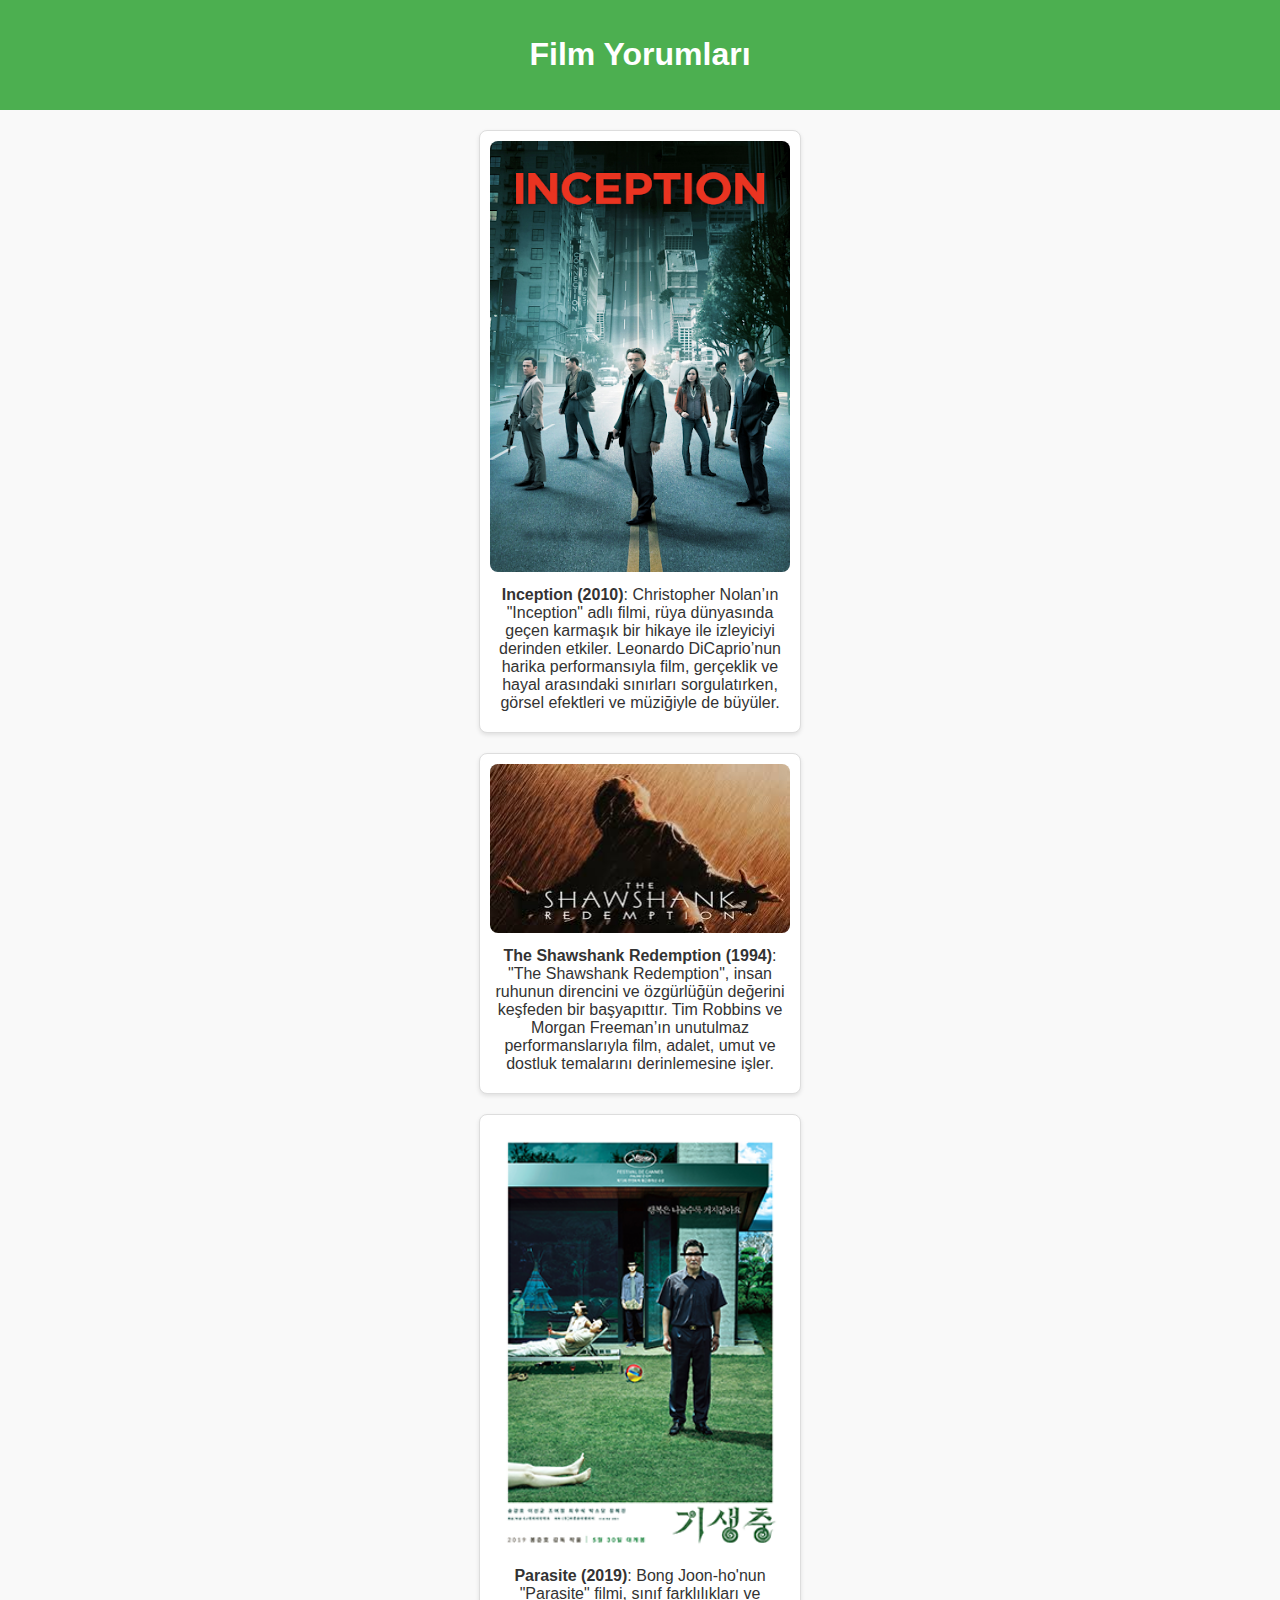
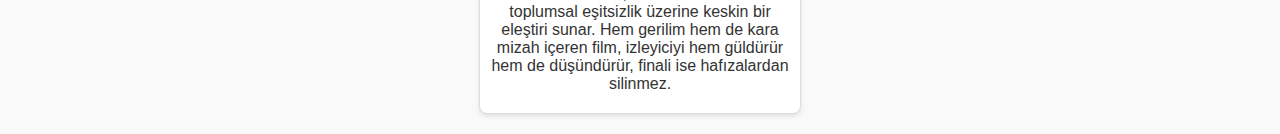
<file: film.html>
<!DOCTYPE html>
<html lang="en">
<head>
    <meta charset="UTF-8">
    <meta name="viewport" content="width=device-width, initial-scale=1.0">
    <title>Film Yorumları</title>
    <style>
        body {
            font-family: Arial, sans-serif;
            margin: 0;
            padding: 0;
            background-color: #f9f9f9;
            text-align: center;
        }

        header {
            background-color: #4CAF50;
            color: white;
            padding: 15px;
        }

        .reviews {
            display: flex;
            flex-direction: column;
            align-items: center;
            gap: 20px;
            margin: 20px;
        }

        .review {
            width: 300px;
            background-color: white;
            border: 1px solid #ddd;
            border-radius: 8px;
            box-shadow: 0 2px 4px rgba(0, 0, 0, 0.1);
            padding: 10px;
        }

        .review img {
            width: 100%;
            height: auto;
            border-radius: 8px;
        }

        .review p {
            margin: 10px 0;
            color: #333;
        }
    </style>
</head>
<body>

<header>
    <h1>Film Yorumları</h1>
</header>

<div class="reviews">
    <div class="review">
        <img src="film1.png" alt="Film 1">
        <p><strong>Inception (2010)</strong>: Christopher Nolan’ın "Inception" adlı filmi, rüya dünyasında geçen karmaşık bir hikaye ile izleyiciyi derinden etkiler. Leonardo DiCaprio’nun harika performansıyla film, gerçeklik ve hayal arasındaki sınırları sorgulatırken, görsel efektleri ve müziğiyle de büyüler.</p>
    </div>
    <div class="review">
        <img src="film2.jpg" alt="Film 2">
        <p><strong>The Shawshank Redemption (1994)</strong>: "The Shawshank Redemption", insan ruhunun direncini ve özgürlüğün değerini keşfeden bir başyapıttır. Tim Robbins ve Morgan Freeman’ın unutulmaz performanslarıyla film, adalet, umut ve dostluk temalarını derinlemesine işler.</p>
    </div>
    <div class="review">
        <img src="film3.jpg" alt="Film 3">
        <p><strong>Parasite (2019)</strong>: Bong Joon-ho'nun "Parasite" filmi, sınıf farklılıkları ve toplumsal eşitsizlik üzerine keskin bir eleştiri sunar. Hem gerilim hem de kara mizah içeren film, izleyiciyi hem güldürür hem de düşündürür, finali ise hafızalardan silinmez.</p>
    </div>
</div>

</body>
</html>
</file>
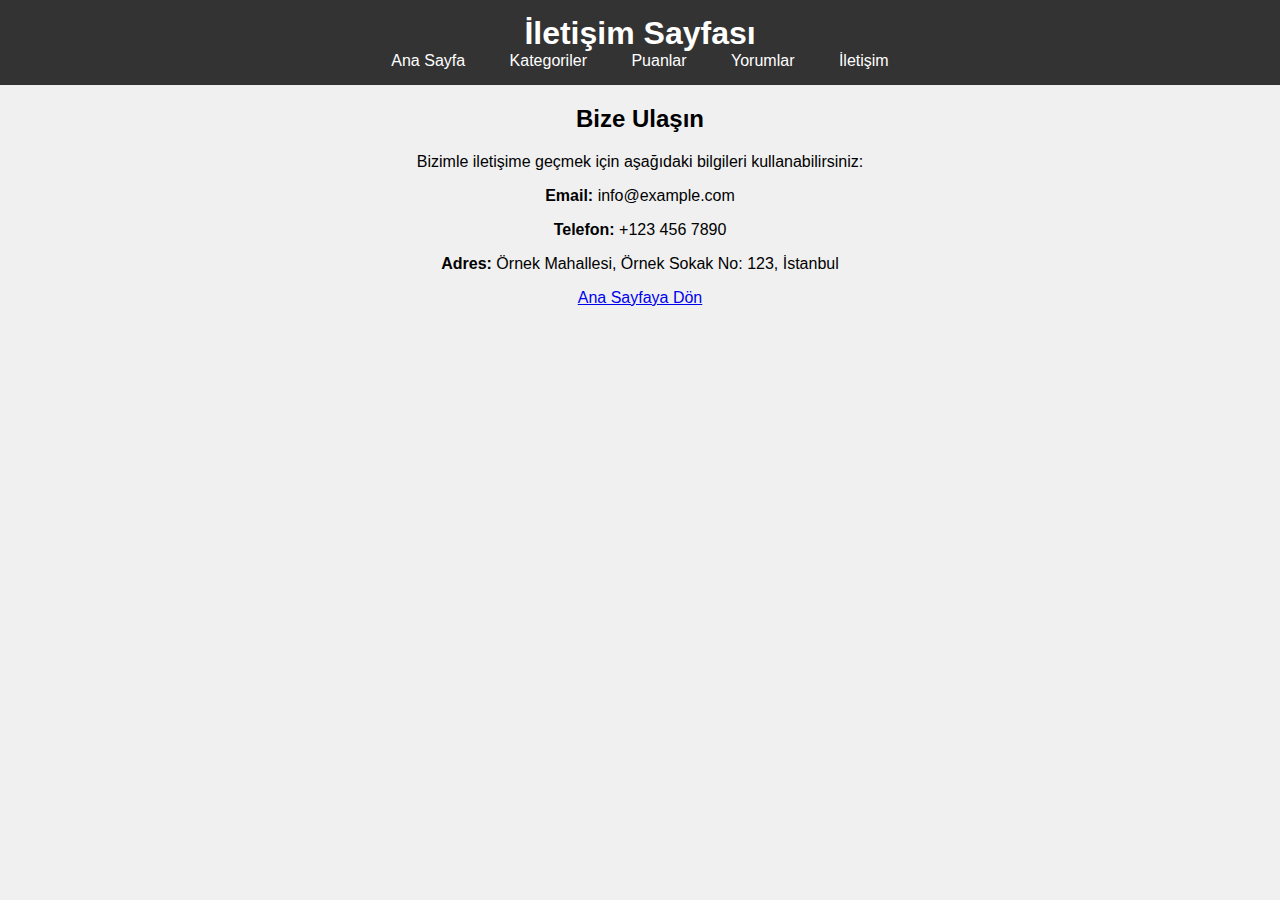
<file: iletisim.html>
<!DOCTYPE html>
<html lang="en">
<head>
    <meta charset="UTF-8">
    <meta name="viewport" content="width=device-width, initial-scale=1.0">
    <title>İletişim</title>
    <link rel="stylesheet" href="main.css">
    <link rel="stylesheet" href="styles.css">
</head>
<body>

    <header>
        <h1>İletişim Sayfası</h1>
        <nav>
            <a href="index.html">Ana Sayfa</a>
            <a href="kategoriler.html">Kategoriler</a>
            <a href="puan.html">Puanlar</a>
            <a href="yorumlar.html">Yorumlar</a>
            <a href="iletisim.html">İletişim</a>
        </nav>
    </header>

    <div class="contact">
        <h2>Bize Ulaşın</h2>
        <p>Bizimle iletişime geçmek için aşağıdaki bilgileri kullanabilirsiniz:</p>

        <div class="contact-info">
            <p><strong>Email:</strong> info@example.com</p>
            <p><strong>Telefon:</strong> +123 456 7890</p>
            <p><strong>Adres:</strong> Örnek Mahallesi, Örnek Sokak No: 123, İstanbul</p>
        </div>
    <div class="navigation">
        <a href="anasayfa.html">Ana Sayfaya Dön</a>
    </div>

    <script src="main.js"></script>
</body>
</html>
</file>
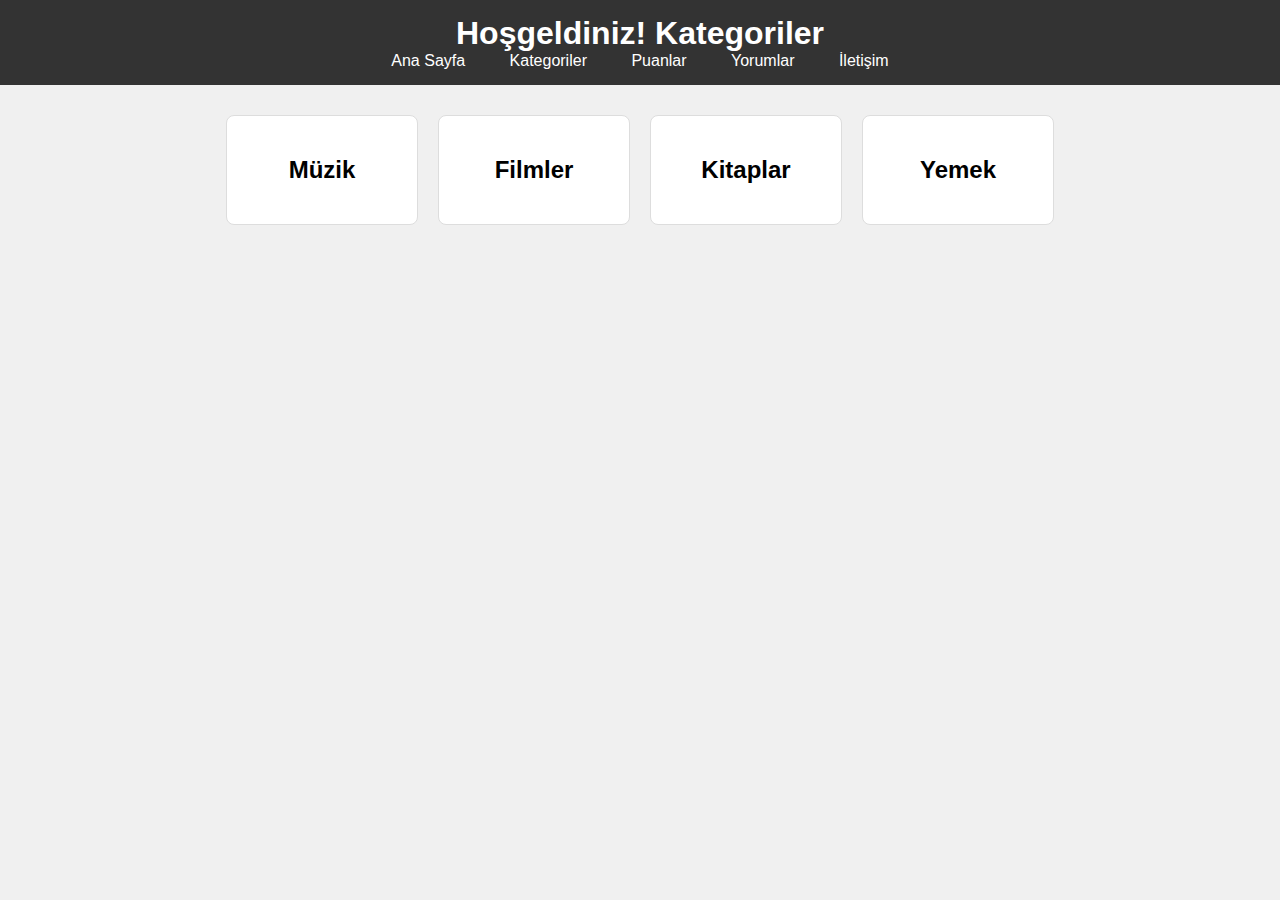
<file: kategoriler.html>
<!DOCTYPE html>
<html lang="en">
<head>
    <meta charset="UTF-8">
    <meta name="viewport" content="width=device-width, initial-scale=1.0">
    <title>Kategoriler</title>
    <link rel="stylesheet" href="main.css">
    <link rel="stylesheet" href="styles.css">

</head>
<body>

    <header>
        <h1>Hoşgeldiniz! Kategoriler</h1>
        <nav>
            <a href="index.html">Ana Sayfa</a>
            <a href="kategoriler.html">Kategoriler</a>
            <a href="puan.html">Puanlar</a>
            <a href="yorumlar.html">Yorumlar</a>
            <a href="iletisim.html">İletişim</a>
        </nav>
    </header>

    <div class="categories">
        <div class="category-card" onclick="showCategory('Müzik')">
            <h2>Müzik</h2>
        </div>
        <div class="category-card" onclick="showCategory('Filmler')">
            <h2>Filmler</h2>
        </div>
        <div class="category-card" onclick="showCategory('Kitaplar')">
            <h2>Kitaplar</h2>
        </div>
        <div class="category-card" onclick="showCategory('Yemek')">
            <h2>Yemek</h2>
        </div>
    </div>

    <div id="category-details" class="category-details">
        <h3 id="category-title"></h3>
        <p id="category-description"></p>
        <button onclick="hideCategory()">Kapat</button>
    </div>

    <script src="main.js"></script> 
</body>
</html>
</file>
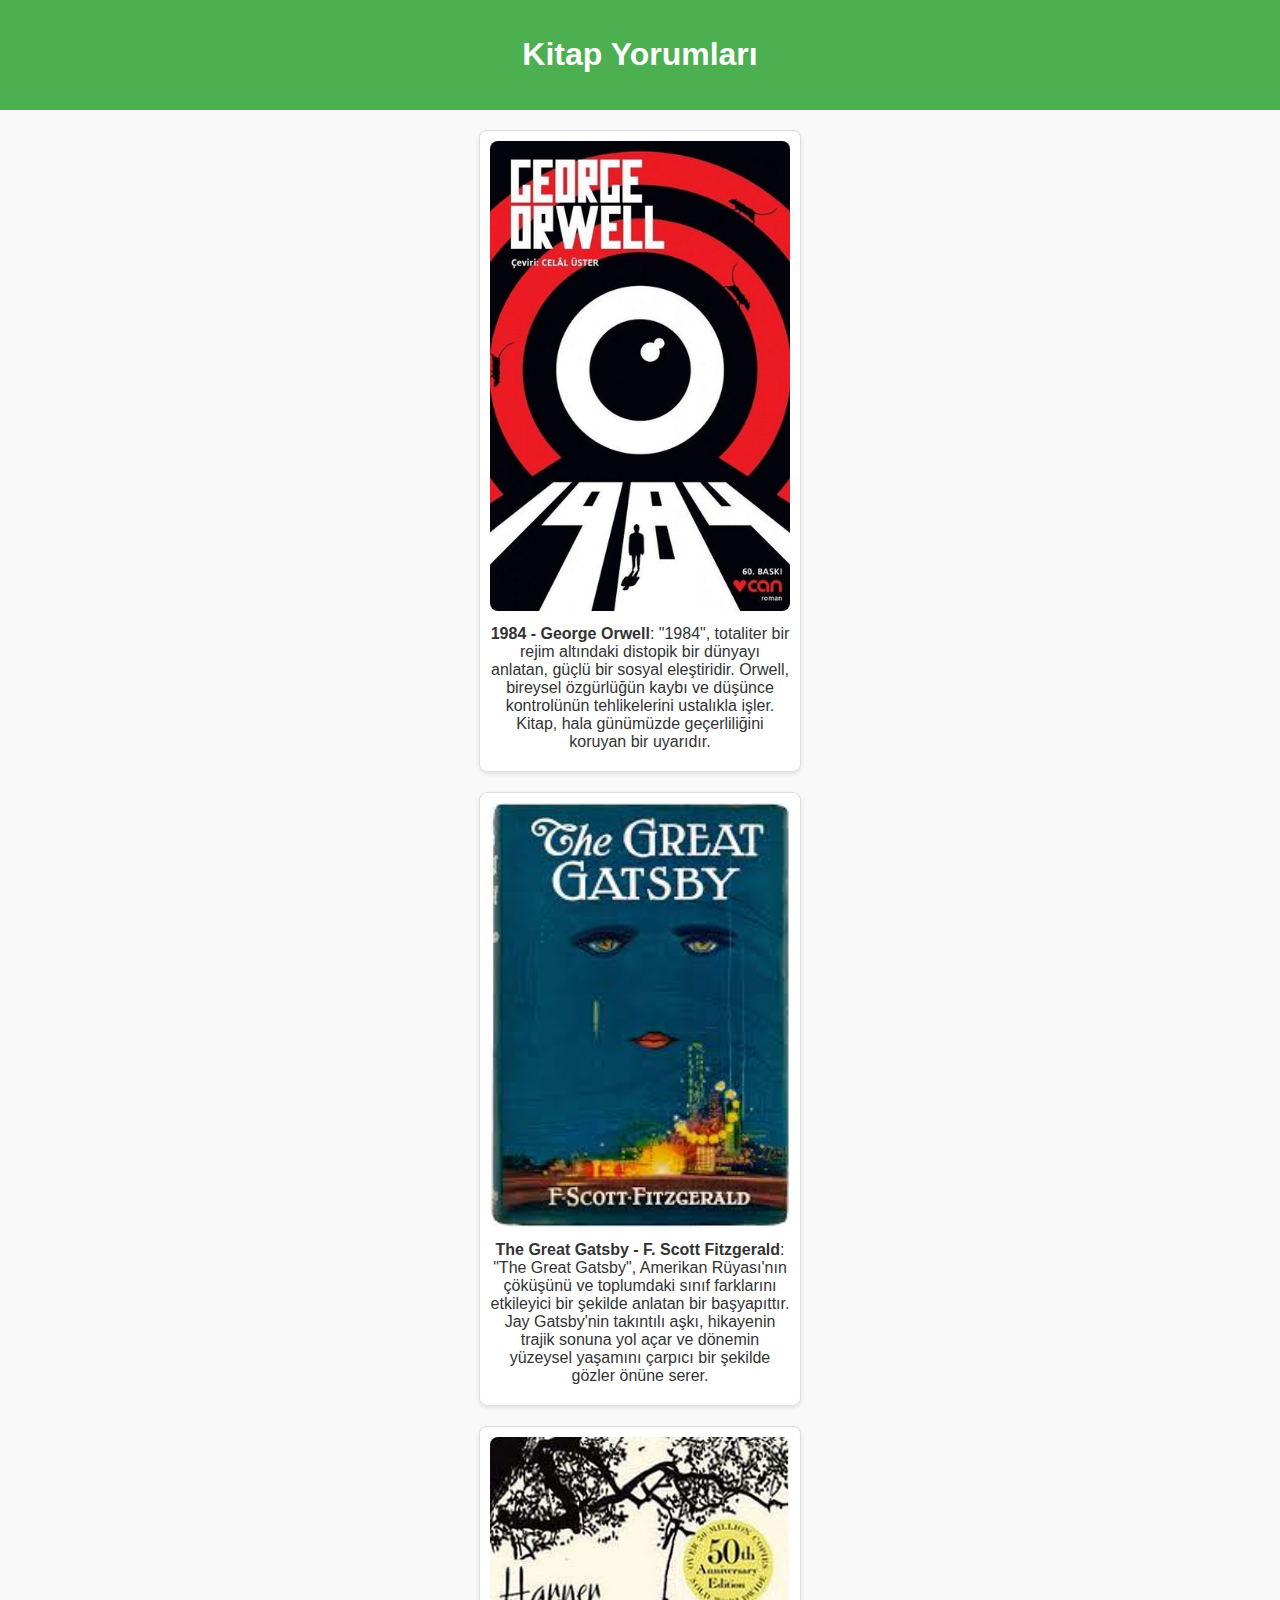
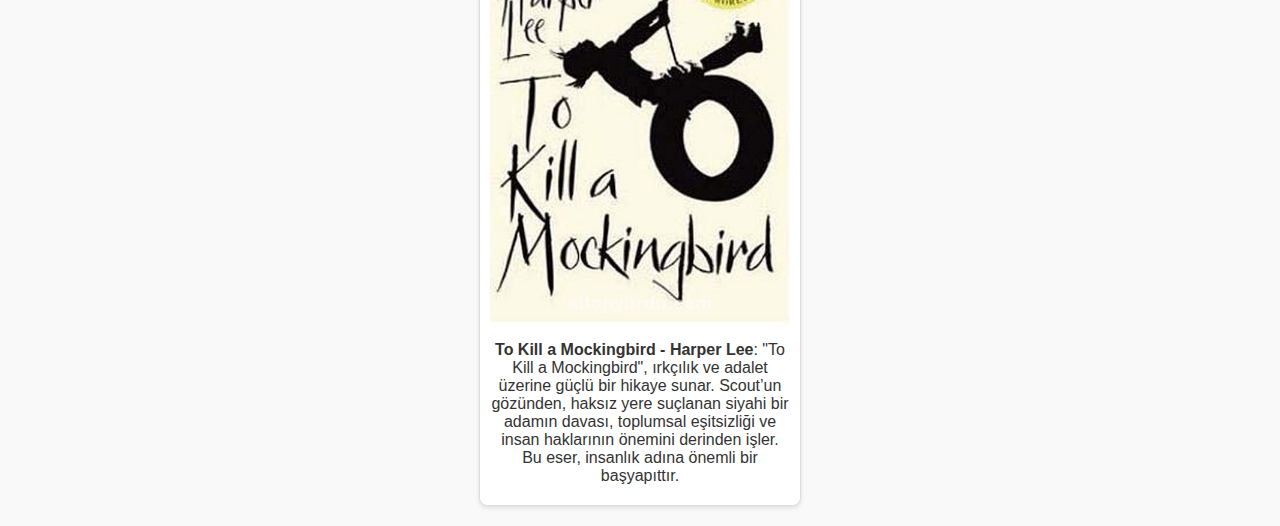
<file: kitap.html>
<!DOCTYPE html>
<html lang="en">
<head>
    <meta charset="UTF-8">
    <meta name="viewport" content="width=device-width, initial-scale=1.0">
    <title>Kitap Yorumları</title>
    <style>
        body {
            font-family: Arial, sans-serif;
            margin: 0;
            padding: 0;
            background-color: #f9f9f9;
            text-align: center;
        }

        header {
            background-color: #4CAF50;
            color: white;
            padding: 15px;
        }

        .reviews {
            display: flex;
            flex-direction: column;
            align-items: center;
            gap: 20px;
            margin: 20px;
        }

        .review {
            width: 300px;
            background-color: white;
            border: 1px solid #ddd;
            border-radius: 8px;
            box-shadow: 0 2px 4px rgba(0, 0, 0, 0.1);
            padding: 10px;
        }

        .review img {
            width: 100%;
            height: auto;
            border-radius: 8px;
        }

        .review p {
            margin: 10px 0;
            color: #333;
        }
    </style>
</head>
<body>

<header>
    <h1>Kitap Yorumları</h1>
</header>

<div class="reviews">
    <div class="review">
        <img src="kitap1.jpg" alt="Kitap 1">
        <p><strong>1984 - George Orwell</strong>: "1984", totaliter bir rejim altındaki distopik bir dünyayı anlatan, güçlü bir sosyal eleştiridir. Orwell, bireysel özgürlüğün kaybı ve düşünce kontrolünün tehlikelerini ustalıkla işler. Kitap, hala günümüzde geçerliliğini koruyan bir uyarıdır.</p>
    </div>
    <div class="review">
        <img src="kitap2.jpg" alt="Kitap 2">
        <p><strong>The Great Gatsby - F. Scott Fitzgerald</strong>: "The Great Gatsby", Amerikan Rüyası'nın çöküşünü ve toplumdaki sınıf farklarını etkileyici bir şekilde anlatan bir başyapıttır. Jay Gatsby'nin takıntılı aşkı, hikayenin trajik sonuna yol açar ve dönemin yüzeysel yaşamını çarpıcı bir şekilde gözler önüne serer.</p>
    </div>
    <div class="review">
        <img src="kitap3.jpg" alt="Kitap 3">
        <p><strong>To Kill a Mockingbird - Harper Lee</strong>: "To Kill a Mockingbird", ırkçılık ve adalet üzerine güçlü bir hikaye sunar. Scout’un gözünden, haksız yere suçlanan siyahi bir adamın davası, toplumsal eşitsizliği ve insan haklarının önemini derinden işler. Bu eser, insanlık adına önemli bir başyapıttır.</p>
    </div>
</div>

</body>
</html>
</file>
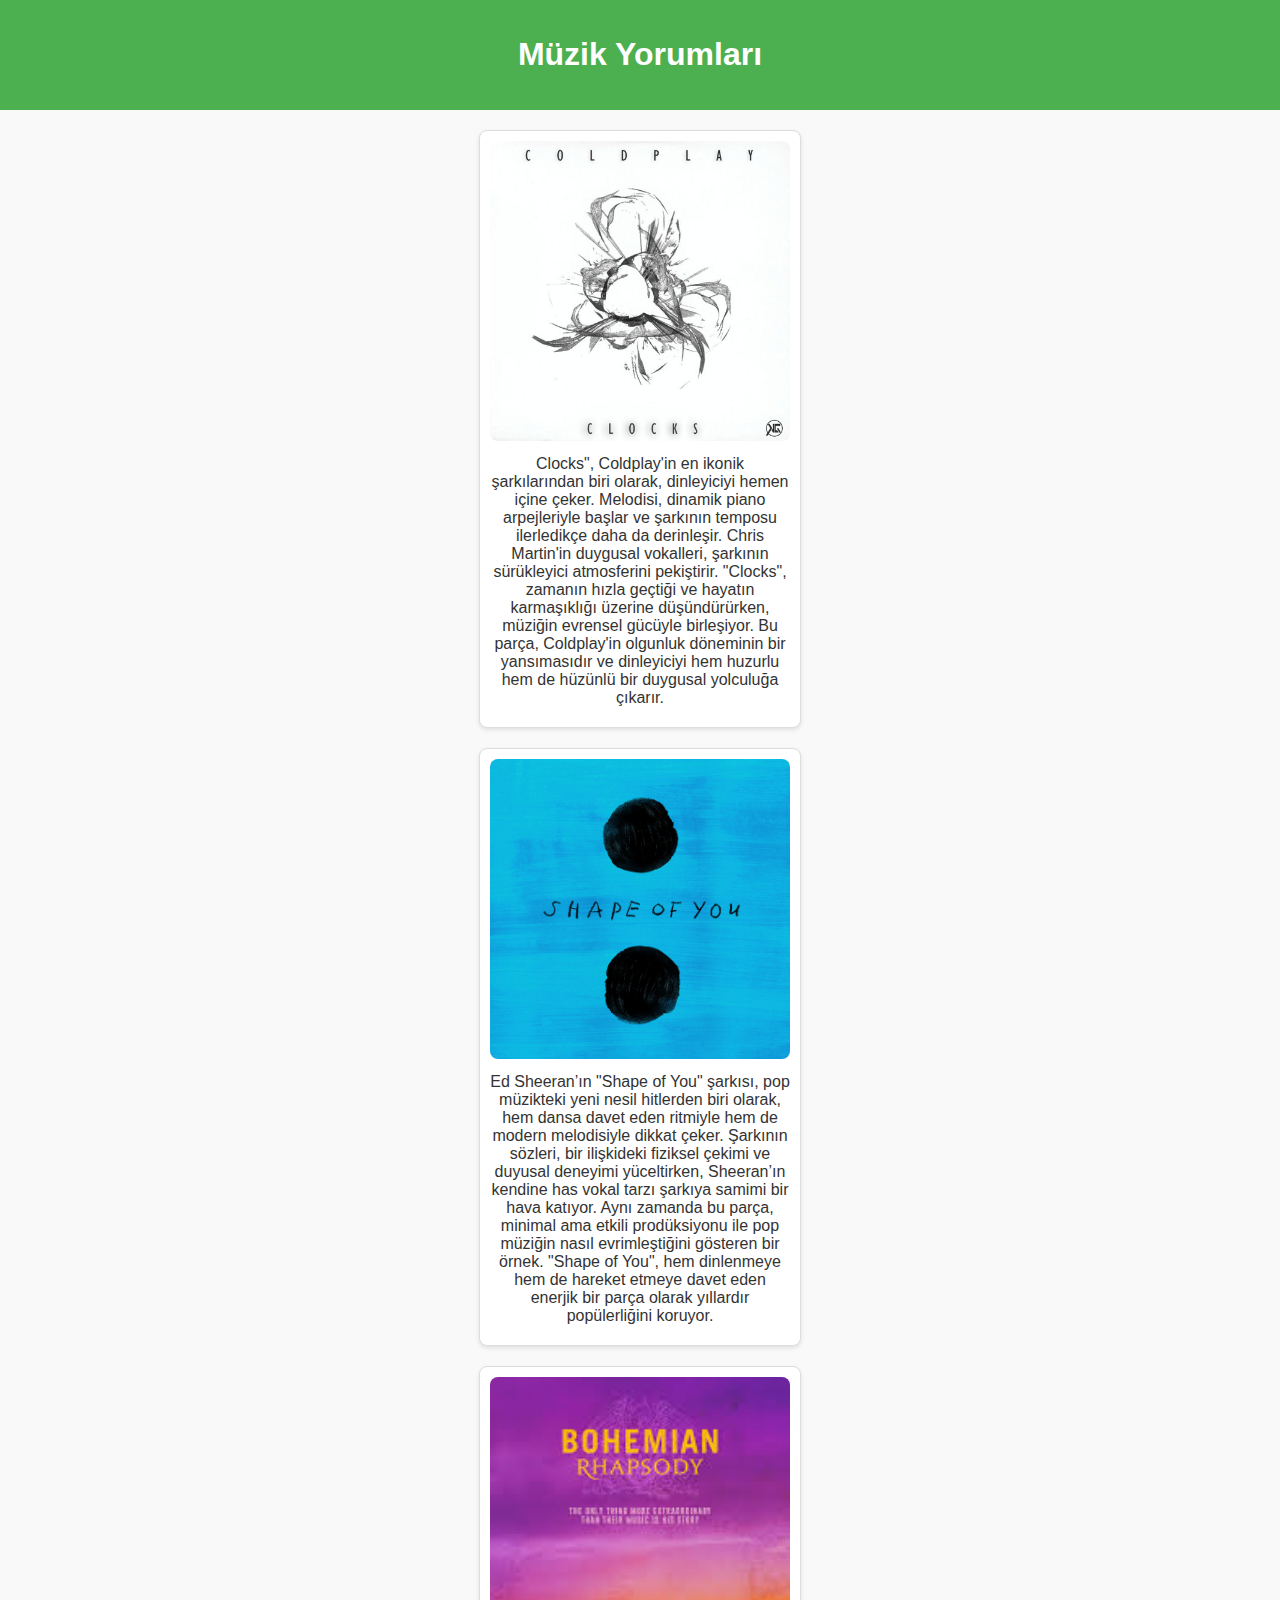
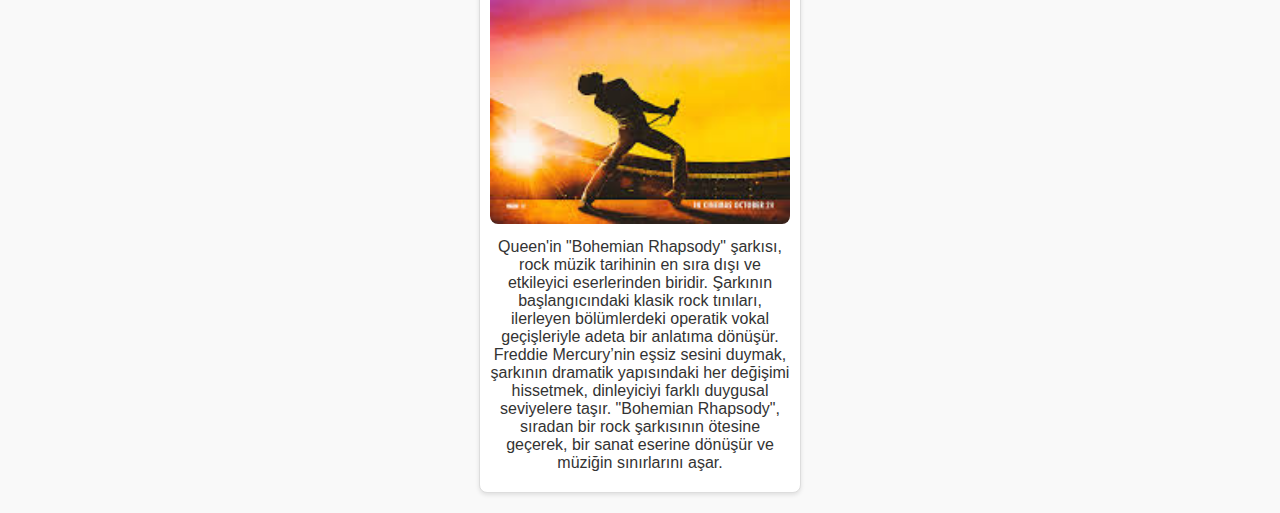
<file: müzik.html>
<!DOCTYPE html>
<html lang="en">
<head>
    <meta charset="UTF-8">
    <meta name="viewport" content="width=device-width, initial-scale=1.0">
    <title>Müzik Yorumları</title>
    <style>
        body {
            font-family: Arial, sans-serif;
            margin: 0;
            padding: 0;
            background-color: #f9f9f9;
            text-align: center;
        }

        header {
            background-color: #4CAF50;
            color: white;
            padding: 15px;
        }

        .reviews {
            display: flex;
            flex-direction: column;
            align-items: center;
            gap: 20px;
            margin: 20px;
        }

        .review {
            width: 300px;
            background-color: white;
            border: 1px solid #ddd;
            border-radius: 8px;
            box-shadow: 0 2px 4px rgba(0, 0, 0, 0.1);
            padding: 10px;
        }

        .review img {
            width: 100%;
            height: auto;
            border-radius: 8px;
        }

        .review p {
            margin: 10px 0;
            color: #333;
        }
    </style>
</head>
<body>

<header>
    <h1>Müzik Yorumları</h1>
</header>

<div class="reviews">
    <div class="review">
        <img src="müzik1.jpg" alt="Müzik 1">
        <p>Clocks", Coldplay'in en ikonik şarkılarından biri olarak, dinleyiciyi hemen içine çeker. Melodisi, dinamik piano arpejleriyle başlar ve şarkının temposu ilerledikçe daha da derinleşir. Chris Martin'in duygusal vokalleri, şarkının sürükleyici atmosferini pekiştirir. "Clocks", zamanın hızla geçtiği ve hayatın karmaşıklığı üzerine düşündürürken, müziğin evrensel gücüyle birleşiyor. Bu parça, Coldplay'in olgunluk döneminin bir yansımasıdır ve dinleyiciyi hem huzurlu hem de hüzünlü bir duygusal yolculuğa çıkarır.</p>
    </div>
    <div class="review">
        <img src="müzik2.jpg" alt="Müzik 2">
        <p>Ed Sheeran’ın "Shape of You" şarkısı, pop müzikteki yeni nesil hitlerden biri olarak, hem dansa davet eden ritmiyle hem de modern melodisiyle dikkat çeker. Şarkının sözleri, bir ilişkideki fiziksel çekimi ve duyusal deneyimi yüceltirken, Sheeran’ın kendine has vokal tarzı şarkıya samimi bir hava katıyor. Aynı zamanda bu parça, minimal ama etkili prodüksiyonu ile pop müziğin nasıl evrimleştiğini gösteren bir örnek. "Shape of You", hem dinlenmeye hem de hareket etmeye davet eden enerjik bir parça olarak yıllardır popülerliğini koruyor.</p>
    </div>
    <div class="review">
        <img src="müzik3.jpg" alt="Müzik 3">
        <p> Queen'in "Bohemian Rhapsody" şarkısı, rock müzik tarihinin en sıra dışı ve etkileyici eserlerinden biridir. Şarkının başlangıcındaki klasik rock tınıları, ilerleyen bölümlerdeki operatik vokal geçişleriyle adeta bir anlatıma dönüşür. Freddie Mercury’nin eşsiz sesini duymak, şarkının dramatik yapısındaki her değişimi hissetmek, dinleyiciyi farklı duygusal seviyelere taşır. "Bohemian Rhapsody", sıradan bir rock şarkısının ötesine geçerek, bir sanat eserine dönüşür ve müziğin sınırlarını aşar.</p>
    </div>
</div>

</body>
</html>
</file>
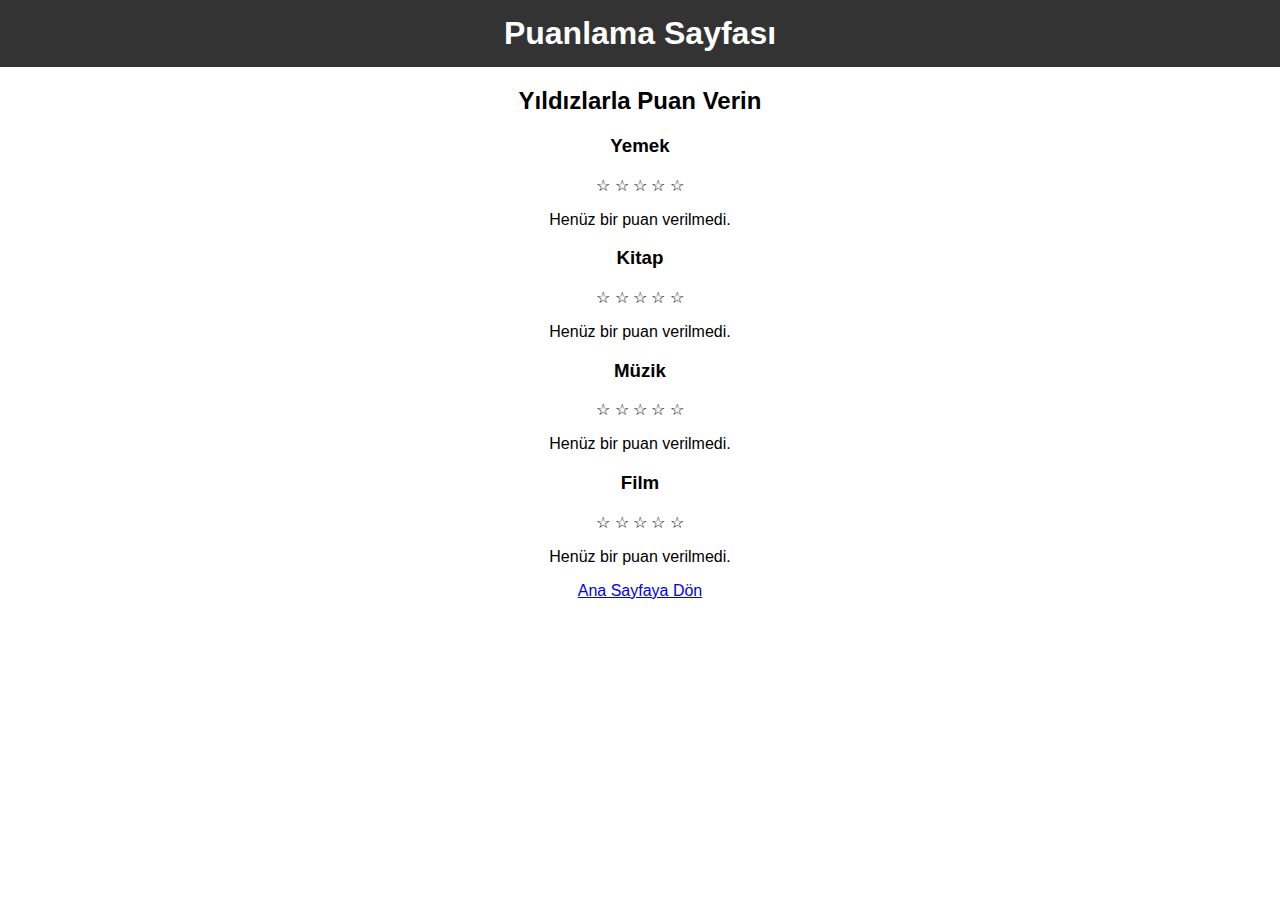
<file: puan.html>
<!DOCTYPE html>
<html lang="en">
<head>
    <meta charset="UTF-8">
    <meta name="viewport" content="width=device-width, initial-scale=1.0">
    <title>Puanlama Sayfası</title>
    <link rel="stylesheet" href="main.css">
</head>
<body>

    <header>
        <h1>Puanlama Sayfası</h1>
    </header>

    <div class="ratings">
        <h2>Yıldızlarla Puan Verin</h2>

        <div class="category">
            <h3>Yemek</h3>
            <div class="stars" data-category="yemek">
                <span data-value="1">☆</span>
                <span data-value="2">☆</span>
                <span data-value="3">☆</span>
                <span data-value="4">☆</span>
                <span data-value="5">☆</span>
            </div>
            <p class="result" id="yemek-result">Henüz bir puan verilmedi.</p>
        </div>

        <div class="category">
            <h3>Kitap</h3>
            <div class="stars" data-category="kitap">
                <span data-value="1">☆</span>
                <span data-value="2">☆</span>
                <span data-value="3">☆</span>
                <span data-value="4">☆</span>
                <span data-value="5">☆</span>
            </div>
            <p class="result" id="kitap-result">Henüz bir puan verilmedi.</p>
        </div>

        <div class="category">
            <h3>Müzik</h3>
            <div class="stars" data-category="muzik">
                <span data-value="1">☆</span>
                <span data-value="2">☆</span>
                <span data-value="3">☆</span>
                <span data-value="4">☆</span>
                <span data-value="5">☆</span>
            </div>
            <p class="result" id="muzik-result">Henüz bir puan verilmedi.</p>
        </div>

        <div class="category">
            <h3>Film</h3>
            <div class="stars" data-category="film">
                <span data-value="1">☆</span>
                <span data-value="2">☆</span>
                <span data-value="3">☆</span>
                <span data-value="4">☆</span>
                <span data-value="5">☆</span>
            </div>
            <p class="result" id="film-result">Henüz bir puan verilmedi.</p>
        </div>
    </div>

    <div class="navigation">
        <a href="index.html">Ana Sayfaya Dön</a>
    </div>

    <script src="main2.js"></script>
</body>
</html>
</file>
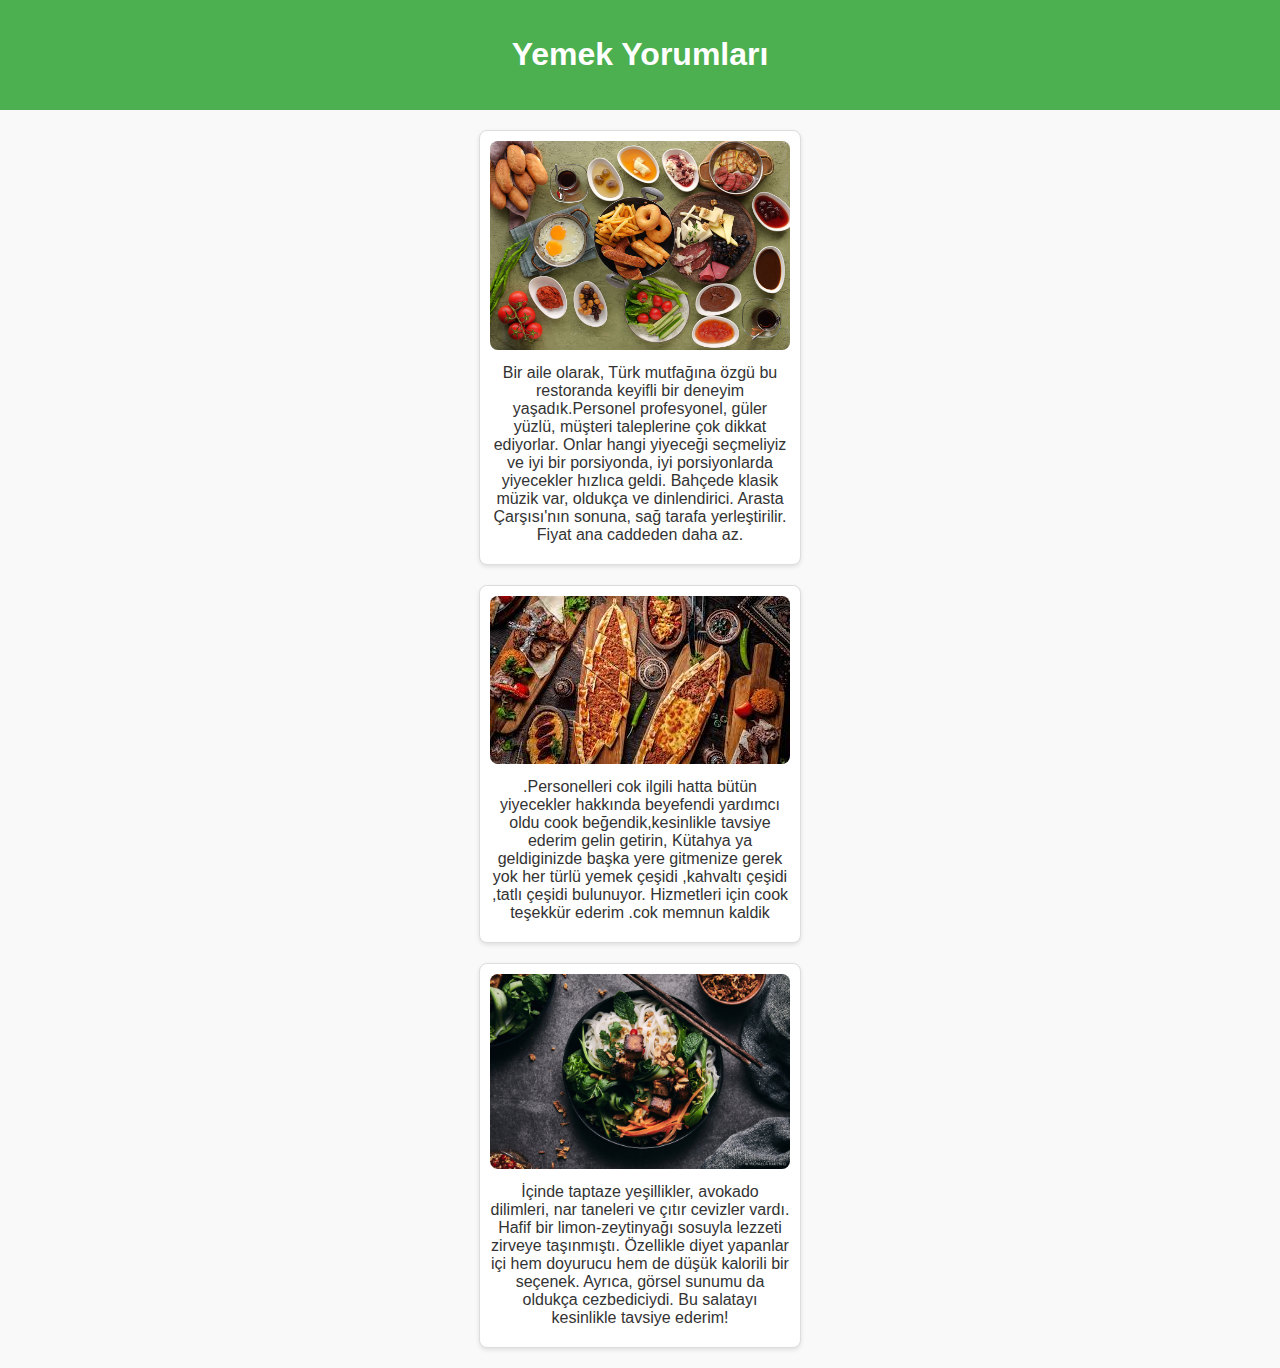
<file: yemek.html>
<!DOCTYPE html>
<html lang="en">
<head>
    <meta charset="UTF-8">
    <meta name="viewport" content="width=device-width, initial-scale=1.0">
    <title>Yemek Yorumları</title>
    <style>
        body {
            font-family: Arial, sans-serif;
            margin: 0;
            padding: 0;
            background-color: #f9f9f9;
            text-align: center;
        }

        header {
            background-color: #4CAF50;
            color: white;
            padding: 15px;
        }

        .reviews {
            display: flex;
            flex-direction: column;
            align-items: center;
            gap: 20px;
            margin: 20px;
        }

        .review {
            width: 300px;
            background-color: white;
            border: 1px solid #ddd;
            border-radius: 8px;
            box-shadow: 0 2px 4px rgba(0, 0, 0, 0.1);
            padding: 10px;
        }

        .review img {
            width: 100%;
            height: auto;
            border-radius: 8px;
        }

        .review p {
            margin: 10px 0;
            color: #333;
        }
    </style>
</head>
<body>

<header>
    <h1>Yemek Yorumları</h1>
</header>

<div class="reviews">
    <div class="review">
        <img src="yemek1.jpg" alt="Yemek 1">
        <p>Bir aile olarak, Türk mutfağına özgü bu restoranda keyifli bir deneyim yaşadık.Personel profesyonel, güler yüzlü, müşteri taleplerine çok dikkat ediyorlar. Onlar hangi yiyeceği seçmeliyiz ve iyi bir porsiyonda, iyi porsiyonlarda yiyecekler hızlıca geldi. Bahçede klasik müzik var, oldukça ve dinlendirici. Arasta Çarşısı'nın sonuna, sağ tarafa yerleştirilir. Fiyat ana caddeden daha az.

        </p>
    </div>
    <div class="review">
        <img src="yemek2.jpg" alt="Yemek 2">
        <p>.Personelleri cok ilgili hatta bütün yiyecekler hakkında beyefendi yardımcı oldu cook beğendik,kesinlikle tavsiye ederim gelin getirin, Kütahya ya geldiginizde başka yere gitmenize gerek yok her türlü yemek çeşidi ,kahvaltı çeşidi ,tatlı çeşidi bulunuyor. Hizmetleri için cook teşekkür ederim .cok memnun kaldik
</p>
    </div>
    <div class="review">
        <img src="yemek3.jpg" alt="Yemek 3">
        <p> İçinde taptaze yeşillikler, avokado dilimleri, nar taneleri ve çıtır cevizler vardı. Hafif bir limon-zeytinyağı sosuyla lezzeti zirveye taşınmıştı. Özellikle diyet yapanlar içi hem doyurucu hem de düşük kalorili bir seçenek. Ayrıca, görsel sunumu da oldukça cezbediciydi. Bu salatayı kesinlikle tavsiye ederim! </p>
    </div>
</div>

</body>
</html>
</file>
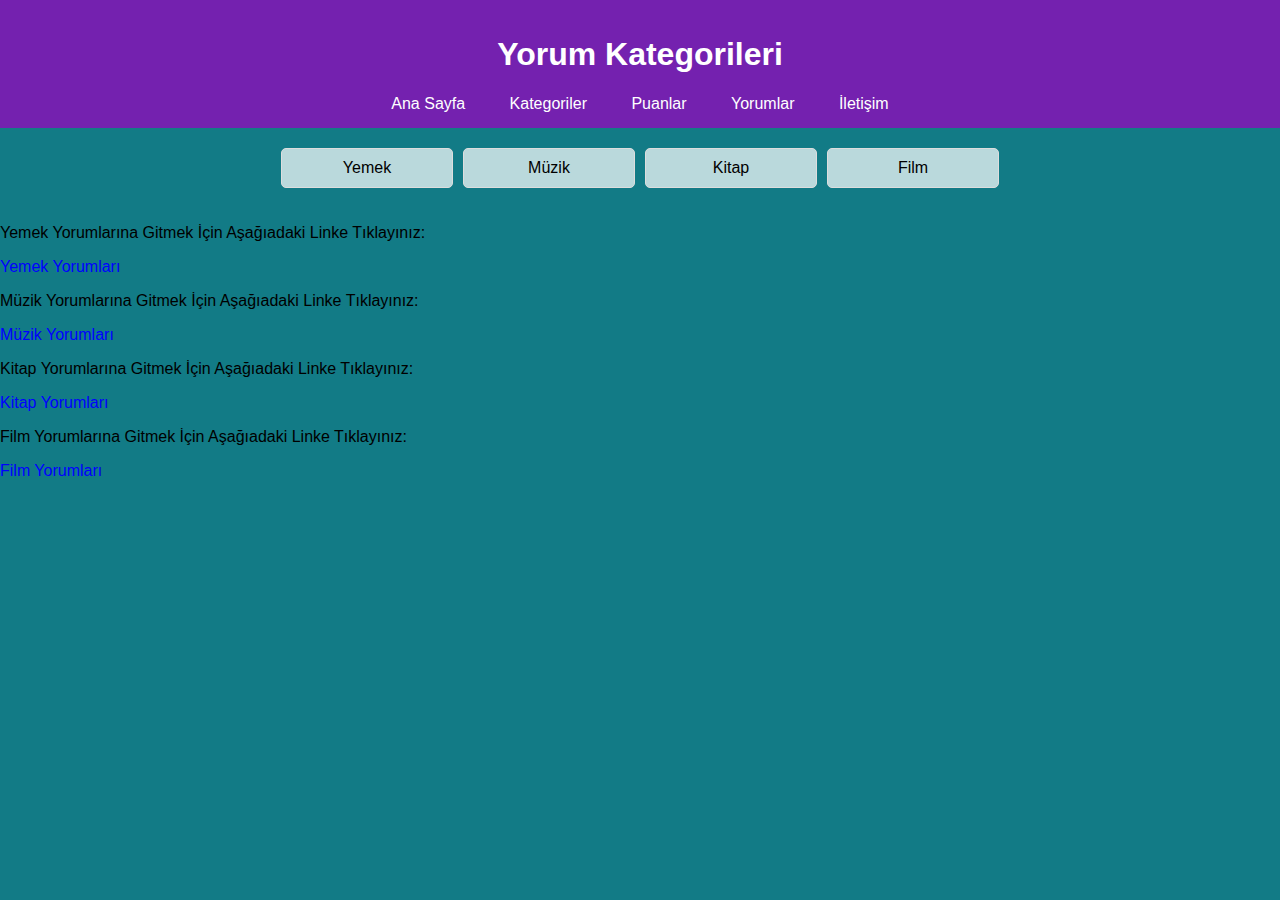
<file: yorumlar.html>
<!DOCTYPE html>
<html lang="en">
<head>
    <meta charset="UTF-8">
    <meta name="viewport" content="width=device-width, initial-scale=1.0">
    <title>Yorumlar</title>
    <link rel="stylesheet" href="styles.css">

    <style>
        body {
            font-family: Arial, sans-serif;
            margin: 0;
            padding: 0;
            background-color: #127b86;
        }

        header {
            background-color: #7421af;
            color: white;
            padding: 15px;
            text-align: center;
        }

        .categories {
            display: flex;
            flex-wrap: wrap;
            justify-content: center;
            gap: 10px;
            padding: 20px;
        }

        .category {
            background-color: hsla(0, 0%, 100%, 0.71);
            border: 1px solid #ddd;
            border-radius: 5px;
            padding: 10px;
            width: 150px;
            text-align: center;
        }
    </style>
</head>
<body>

<header>
    <h1>Yorum Kategorileri</h1>
    <nav>
        <a href="index.html">Ana Sayfa</a>
        <a href="kategoriler.html">Kategoriler</a>
        <a href="puan.html">Puanlar</a>
        <a href="yorumlar.html">Yorumlar</a>
        <a href="iletisim.html">İletişim</a>
    </nav>

</header>

<div class="categories">
    <div class="category">Yemek</div>
    <div class="category">Müzik</div>
    <div class="category">Kitap</div>
    <div class="category">Film</div>
</div>

</body>
<body>
    <p> Yemek Yorumlarına Gitmek İçin Aşağıadaki Linke Tıklayınız:</p>
    <a href="yemek.html" style="text-decoration: none; color: blue;">Yemek Yorumları</a>
    <p> Müzik Yorumlarına Gitmek İçin Aşağıadaki Linke Tıklayınız:</p>
    <a href="müzik.html" style="text-decoration: none; color: blue;">Müzik Yorumları</a>
    <p> Kitap Yorumlarına Gitmek İçin Aşağıadaki Linke Tıklayınız:</p>
    <a href="kitap.html" style="text-decoration: none; color: blue;">Kitap Yorumları</a>
    <p> Film Yorumlarına Gitmek İçin Aşağıadaki Linke Tıklayınız:</p>
    <a href="film.html" style="text-decoration: none; color: blue;">Film Yorumları</a>
</body>
</html>
</file>
<file: main.css>
body {
    font-family: Arial, sans-serif;
    margin: 0;
    padding: 0;
    text-align: center;
}

header {
    background-color: #333;
    color: white;
    padding: 15px;
}

h1 {
    margin: 0;
}

.categories {
    display: flex;
    justify-content: center;
    gap: 20px;
    margin: 30px 0;
}

.category-card {
    background-color: #fff;
    border: 1px solid #ddd;
    border-radius: 8px;
    padding: 20px;
    width: 150px;
    cursor: pointer;
}

.category-card:hover {
    background-color: #f0f0f0;
}

.category-details {
    display: none;
    margin-top: 30px;
    padding: 20px;
    background-color: #fff;
    border-radius: 8px;
    width: 300px;
    margin: 0 auto;
}

button {
    padding: 10px 20px;
    background-color: #333;
    color: white;
    border: none;
    border-radius: 5px;
    cursor: pointer;
}

button:hover {
    background-color: #555;
}
</file>
<file: styles.css>
/* Genel sayfa stili */
body {
    font-family: Arial, sans-serif;
    margin: 0;
    padding: 0;
    background-color: #f0f0f0;
}

/* Header ve navigasyon menüsü stili */
header {
    background-color: #333;
    padding: 15px;
    text-align: center;
}

header h1 {
    color: white;
}

nav a {
    color: white;
    text-decoration: none;
    padding: 10px;
    margin: 0 10px;
}

nav a:hover {
    background-color: #555;
}

/* İçerik stili */
section {
    margin: 20px;
    padding: 20px;
    background-color: white;
    border-radius: 8px;
    box-shadow: 0px 0px 10px rgba(0, 0, 0, 0.1);
}

section p {
    font-size: 16px;
    line-height: 1.5;
}

/* Resim stili */
section img {
    width: 100%;
    height: auto;
    margin-top: 15px;
    border-radius: 8px;
}
</file>
